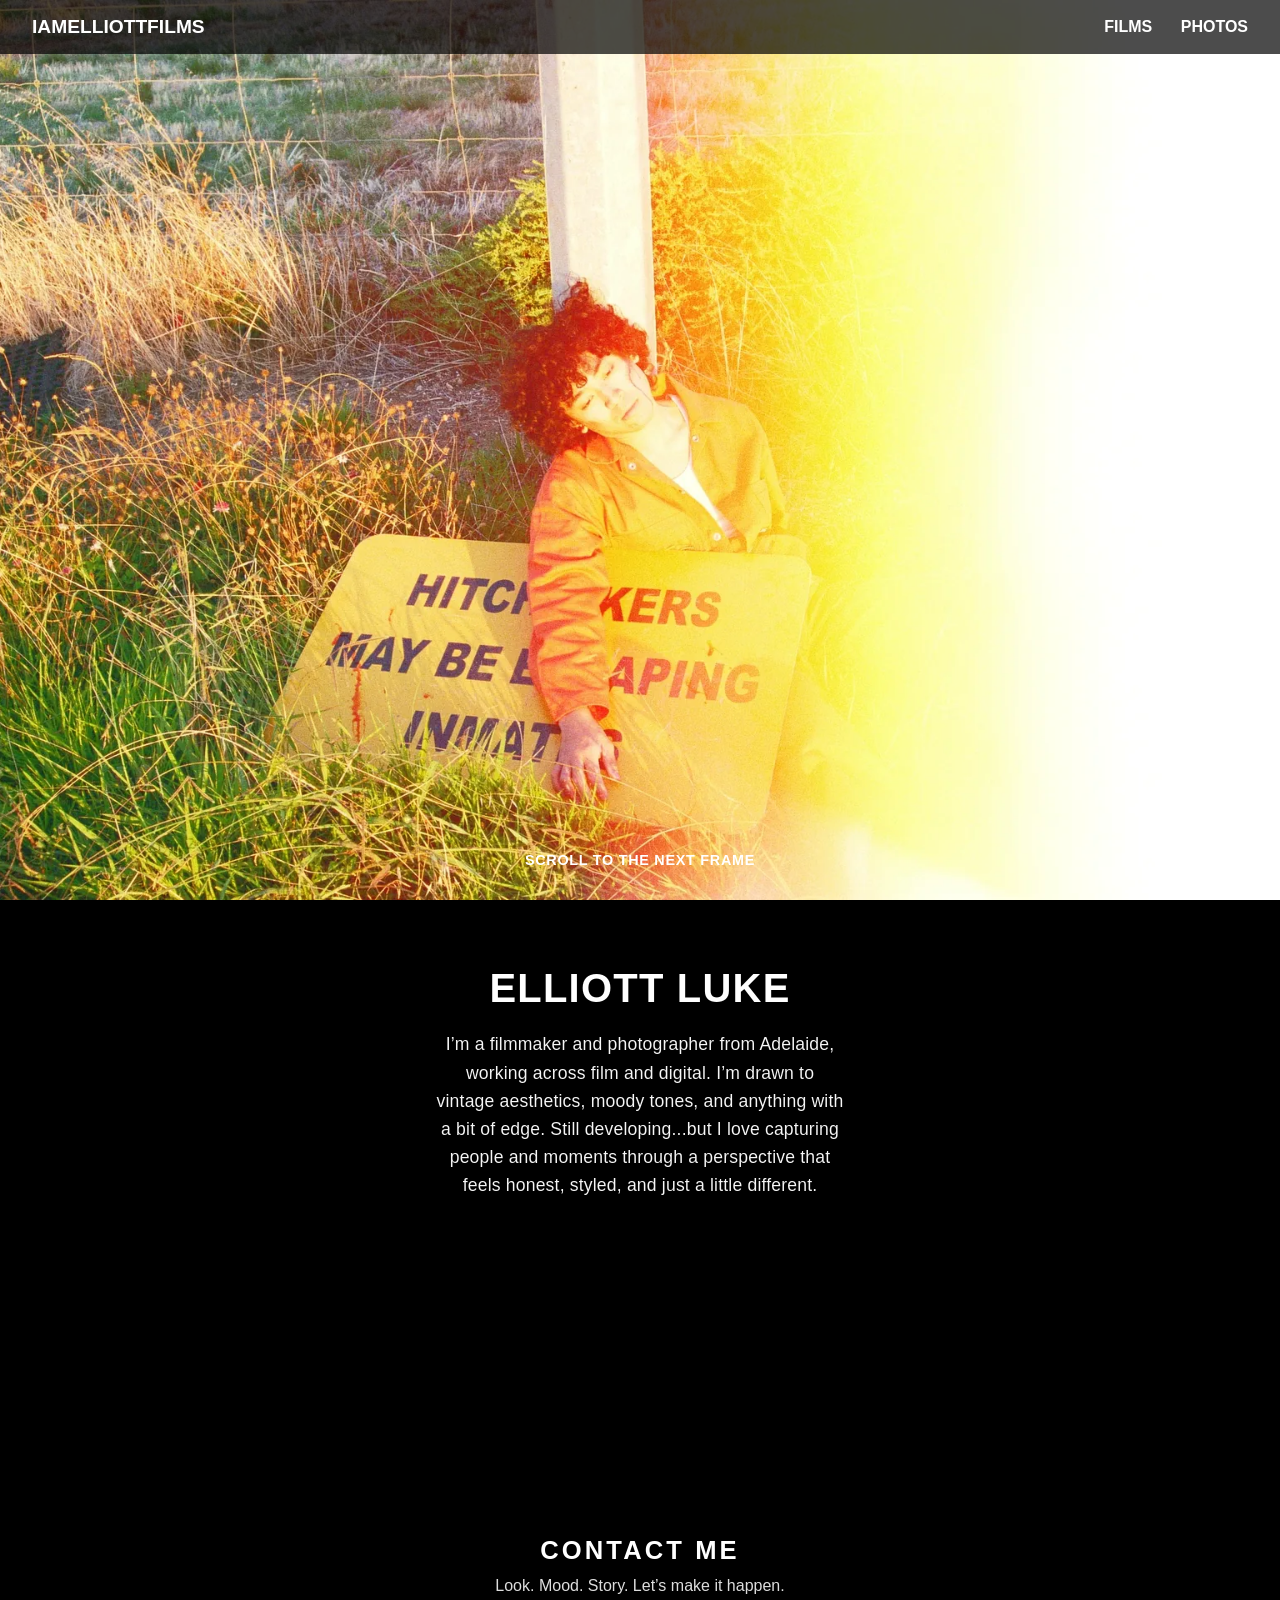
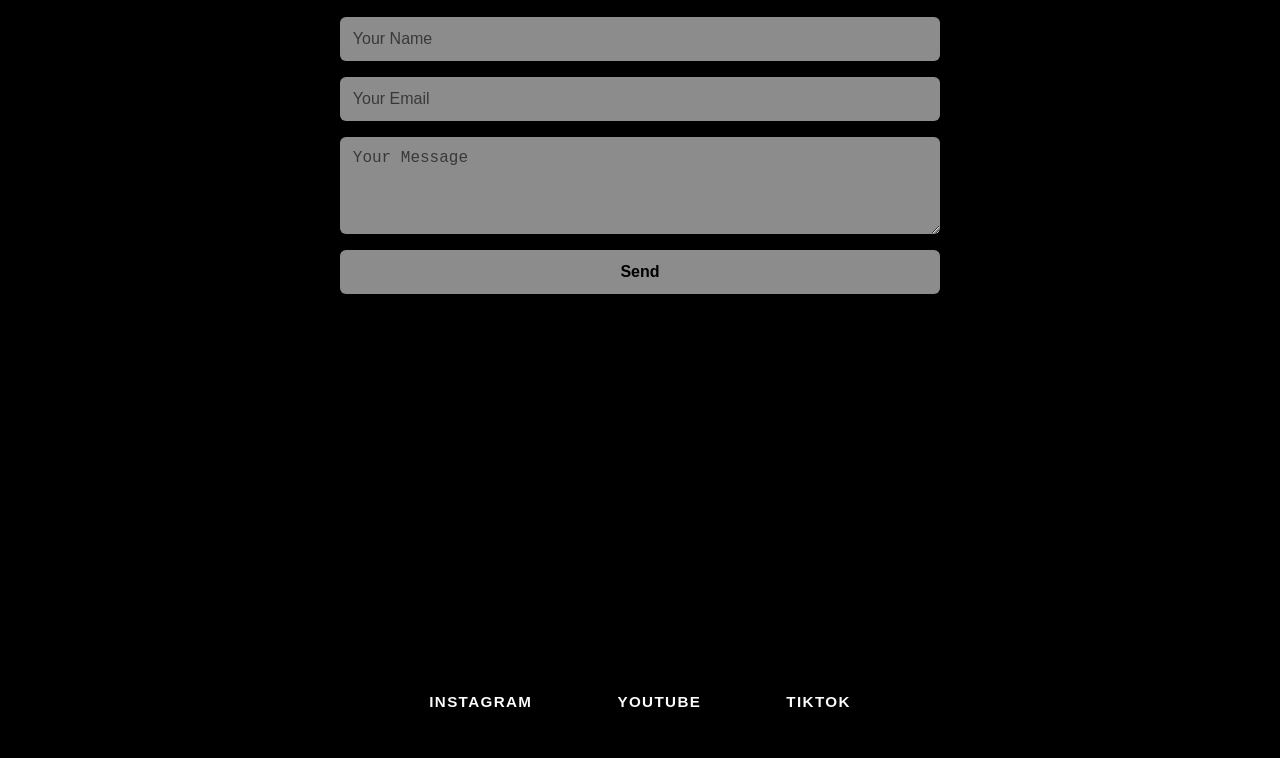
<file: index.html>
<!DOCTYPE html>
<html lang="en">
<head>
  <meta charset="UTF-8" />
  <meta name="viewport" content="width=device-width, initial-scale=1.0"/>
  <title>IAMELLIOTTFILMS</title>
  <link rel="stylesheet" href="shared.css" />
</head>
<body>
 <div class="scroll-hint">Scroll to the next frame</div>

  <video id="background-video" autoplay muted loop playsinline preload="auto" poster="fallback.jpg">
    <source src="INDEX_BACKGROUND.mp4" type="video/mp4" />
  </video>


  <header>
    <h1><a href="index.html">IAMELLIOTTFILMS</a></h1>
    <nav class="nav-links">
      <a href="films.html">FILMS</a>
      <a href="iam_issue.html">PHOTOS</a>
    </nav>
  </header>

  <div style="height: 100vh;"></div>

  <section class="section index-about">
    <h2 class="title">ELLIOTT LUKE</h2>
    <p class="description">I’m a filmmaker and photographer from Adelaide, working across film and digital. I’m drawn to vintage aesthetics, moody tones, and anything with a bit of edge. Still developing...but I love capturing people and moments through a perspective that feels honest, styled, and just a little different.</p>
  </section>

  <section class="hire-me">
  <div class="hire-me-card">
    <h2>CONTACT ME</h2>
    <p>Look. Mood. Story. Let’s make it happen.</p>

    <form action="https://formspree.io/f/xqapyzld" method="POST">
      <input type="text" name="name" placeholder="Your Name" required />
      <input type="email" name="email" placeholder="Your Email" required />
      <textarea name="message" placeholder="Your Message" rows="4" required></textarea>
      <button type="submit">Send</button>
    </form>
  </div>
  </section>

  <div class="global-social">
    <a href="https://instagram.com/iamelliottfilms" target="_blank">INSTAGRAM</a>
    <a href="https://youtube.com/@iamelliottfilms" target="_blank">YOUTUBE</a>
    <a href="https://tiktok.com/@iamelliottfilms" target="_blank">TIKTOK</a>
  </div>


  <script>
  document.addEventListener('DOMContentLoaded', function () {
    // Scroll hint toggling
    function handleScroll() {
      document.body.classList.toggle('scrolled', window.scrollY > 10);
    }
    window.addEventListener('scroll', handleScroll);
    handleScroll();

    // Directional fade for sections
    const sections = document.querySelectorAll('section, .hire-me, .global-social');
    const observer = new IntersectionObserver((entries) => {
      entries.forEach(entry => {
        if (entry.isIntersecting) {
          entry.target.classList.add('visible');
        }
      });
    }, { threshold: 0.3 });

    sections.forEach(sec => observer.observe(sec));
  });
  </script>

</body>
</html>
</file>
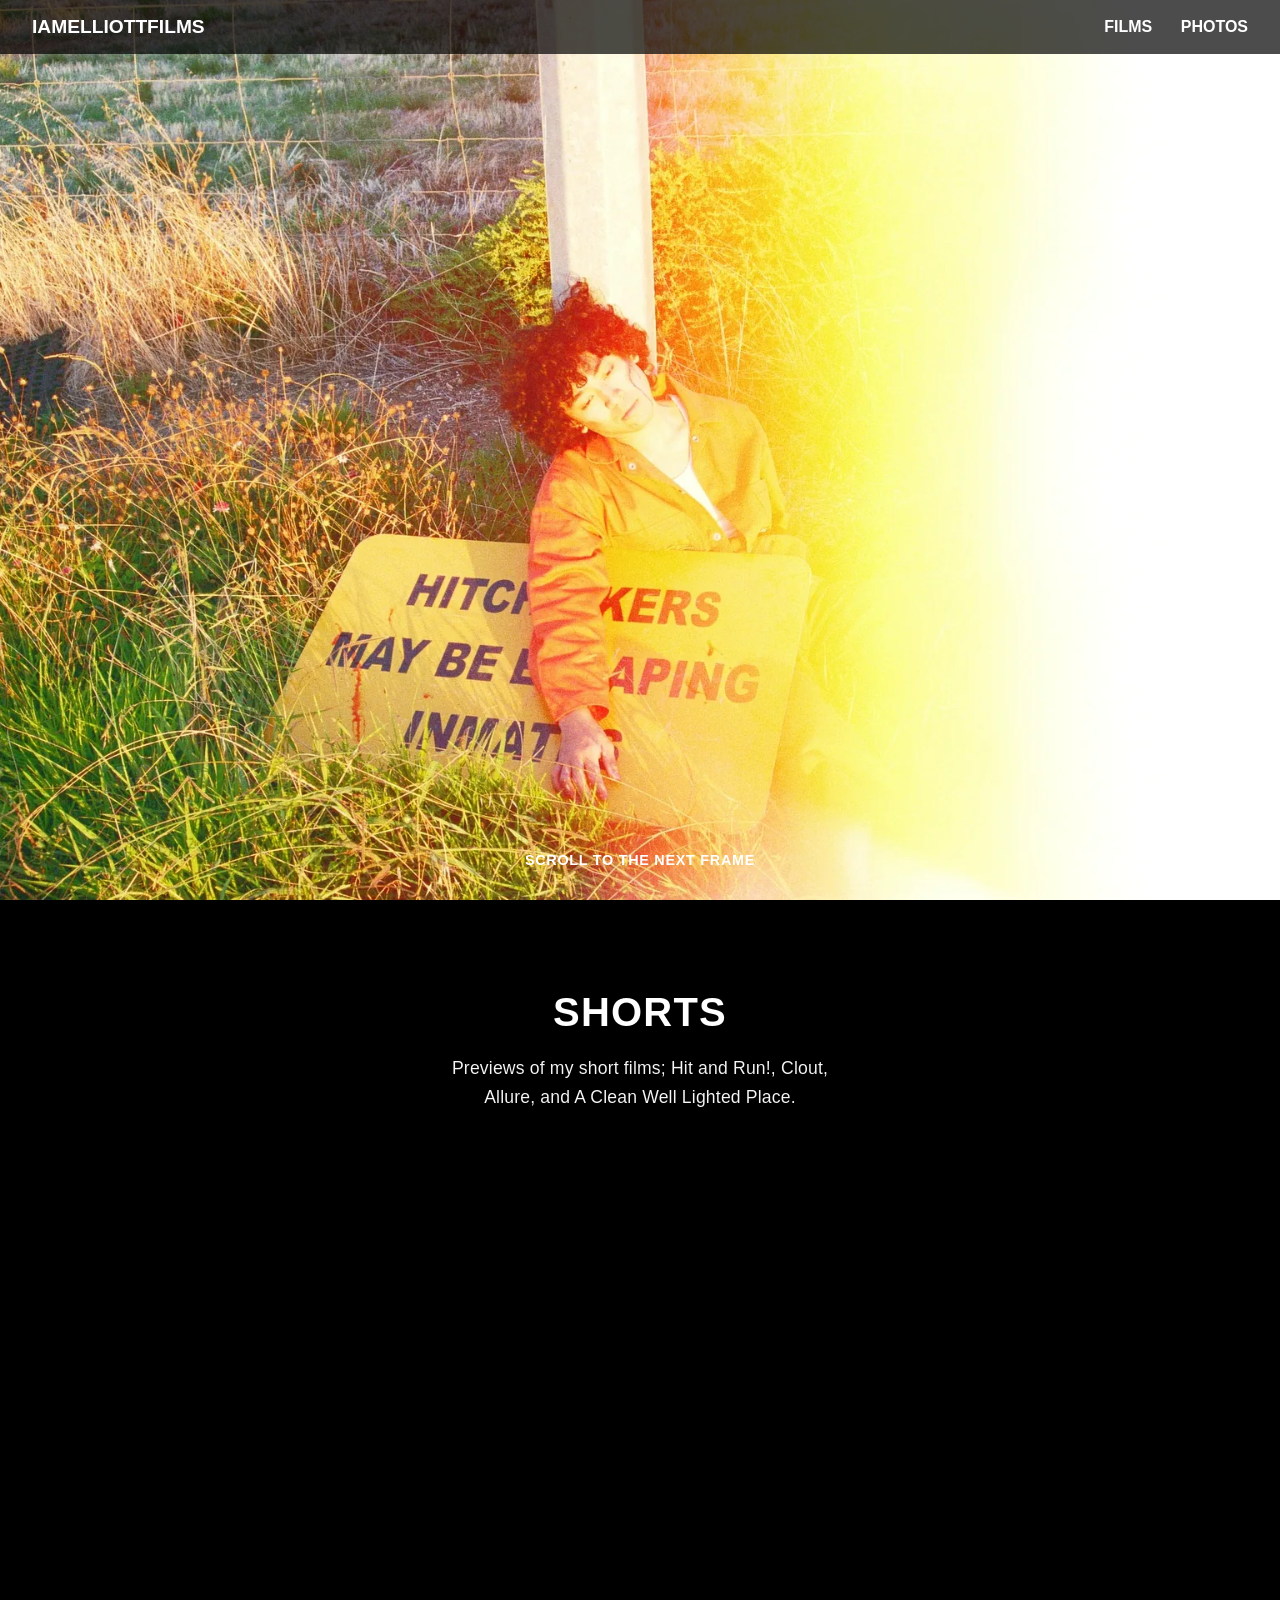
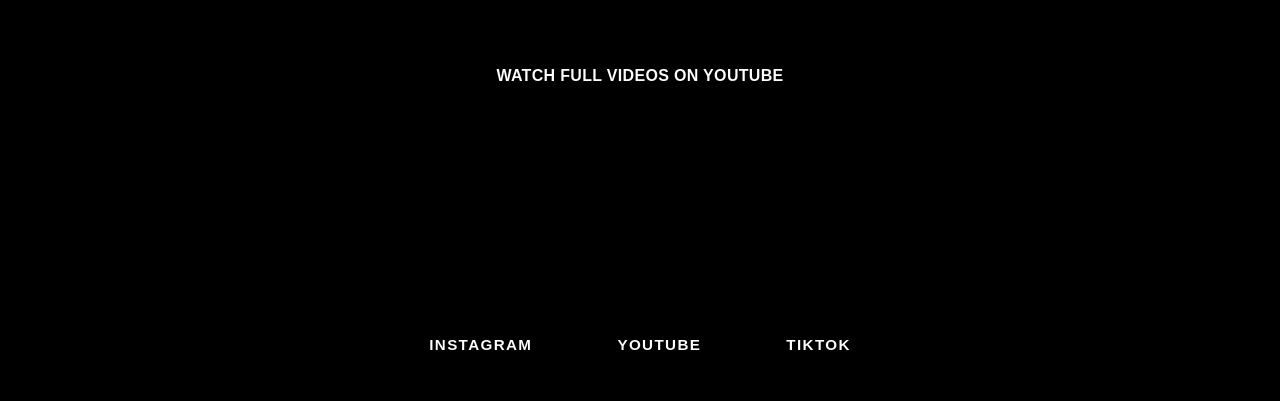
<file: films.html>
<!DOCTYPE html>
<html lang="en">
<head>
  <meta charset="UTF-8" />
  <meta name="viewport" content="width=device-width, initial-scale=1.0"/>
  <title>FILMS – IAMELLIOTTFILMS</title>
  <link rel="stylesheet" href="shared.css" />
</head>
<body>
  <div class="scroll-hint">Scroll to the next frame</div>

  <video id="background-video" autoplay muted loop playsinline preload="auto" poster="fallback.jpg">
    <source src="SITE_BACKGROUND.mp4" type="video/mp4" />
  </video>


  <header>
    <h1><a href="index.html">IAMELLIOTTFILMS</a></h1>
    <nav class="nav-links">
      <a href="films.html">FILMS</a>
      <a href="iam_issue.html">PHOTOS</a>
    </nav>
  </header>

  <div style="height: 100vh;"></div>

  <section class="section">
    <h2 class="title">SHORTS</h2>
    <p class="description">Previews of my short films; Hit and Run!, Clout, Allure, and A Clean Well Lighted Place.</p>
    <div class="carousel-container">
      <div class="carousel-track">
        <div class="carousel-item"><video src="reel1.mp4" autoplay muted loop playsinline></video></div>
        <div class="carousel-item"><video src="reel2.mp4" autoplay muted loop playsinline></video></div>
        <div class="carousel-item"><video src="reel3.mp4" autoplay muted loop playsinline></video></div>
        <div class="carousel-item"><video src="reel4.mp4" autoplay muted loop playsinline></video></div>
        <div class="carousel-item"><video src="reel1.mp4" autoplay muted loop playsinline></video></div>
        <div class="carousel-item"><video src="reel2.mp4" autoplay muted loop playsinline></video></div>
        <div class="carousel-item"><video src="reel3.mp4" autoplay muted loop playsinline></video></div>
        <div class="carousel-item"><video src="reel4.mp4" autoplay muted loop playsinline></video></div>
      </div>
    </div>
    <div class="social-links">
      <a href="https://youtube.com/@iamelliottfilms" target="_blank">WATCH FULL VIDEOS ON YOUTUBE</a>
    </div>
  </section>

  

  <div class="global-social">
    <a href="https://instagram.com/iamelliottfilms" target="_blank">INSTAGRAM</a>
    <a href="https://youtube.com/@iamelliottfilms" target="_blank">YOUTUBE</a>
    <a href="https://tiktok.com/@iamelliottfilms" target="_blank">TIKTOK</a>
  </div>


  <script>
  document.addEventListener('DOMContentLoaded', function () {
    // Scroll hint toggling
    function handleScroll() {
      document.body.classList.toggle('scrolled', window.scrollY > 10);
    }
    window.addEventListener('scroll', handleScroll);
    handleScroll();

    // Directional fade for sections
    const sections = document.querySelectorAll('section, .hire-me, .global-social');
    const observer = new IntersectionObserver((entries) => {
      entries.forEach(entry => {
        if (entry.isIntersecting) {
          entry.target.classList.add('visible');
        }
      });
    }, { threshold: 0.3 });

    sections.forEach(sec => observer.observe(sec));
  });
  </script>

</body>
</html>
</file>
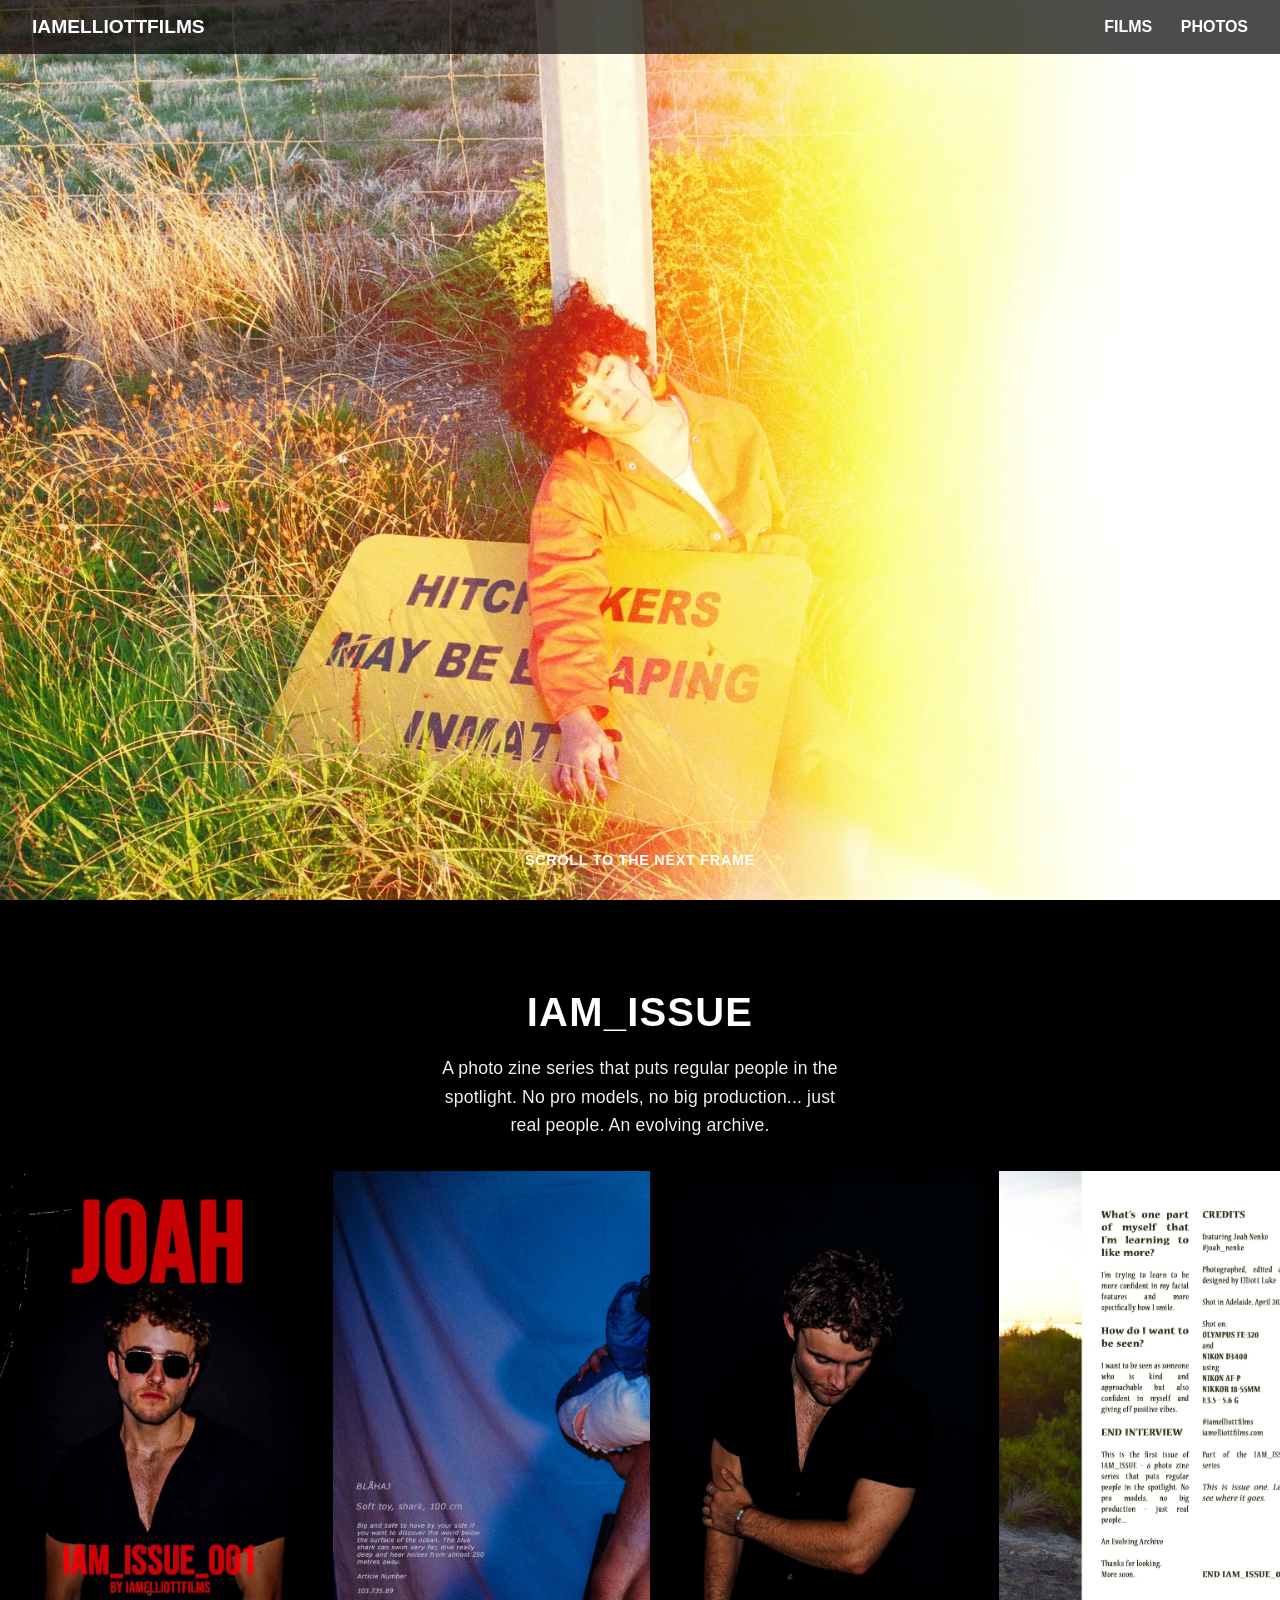
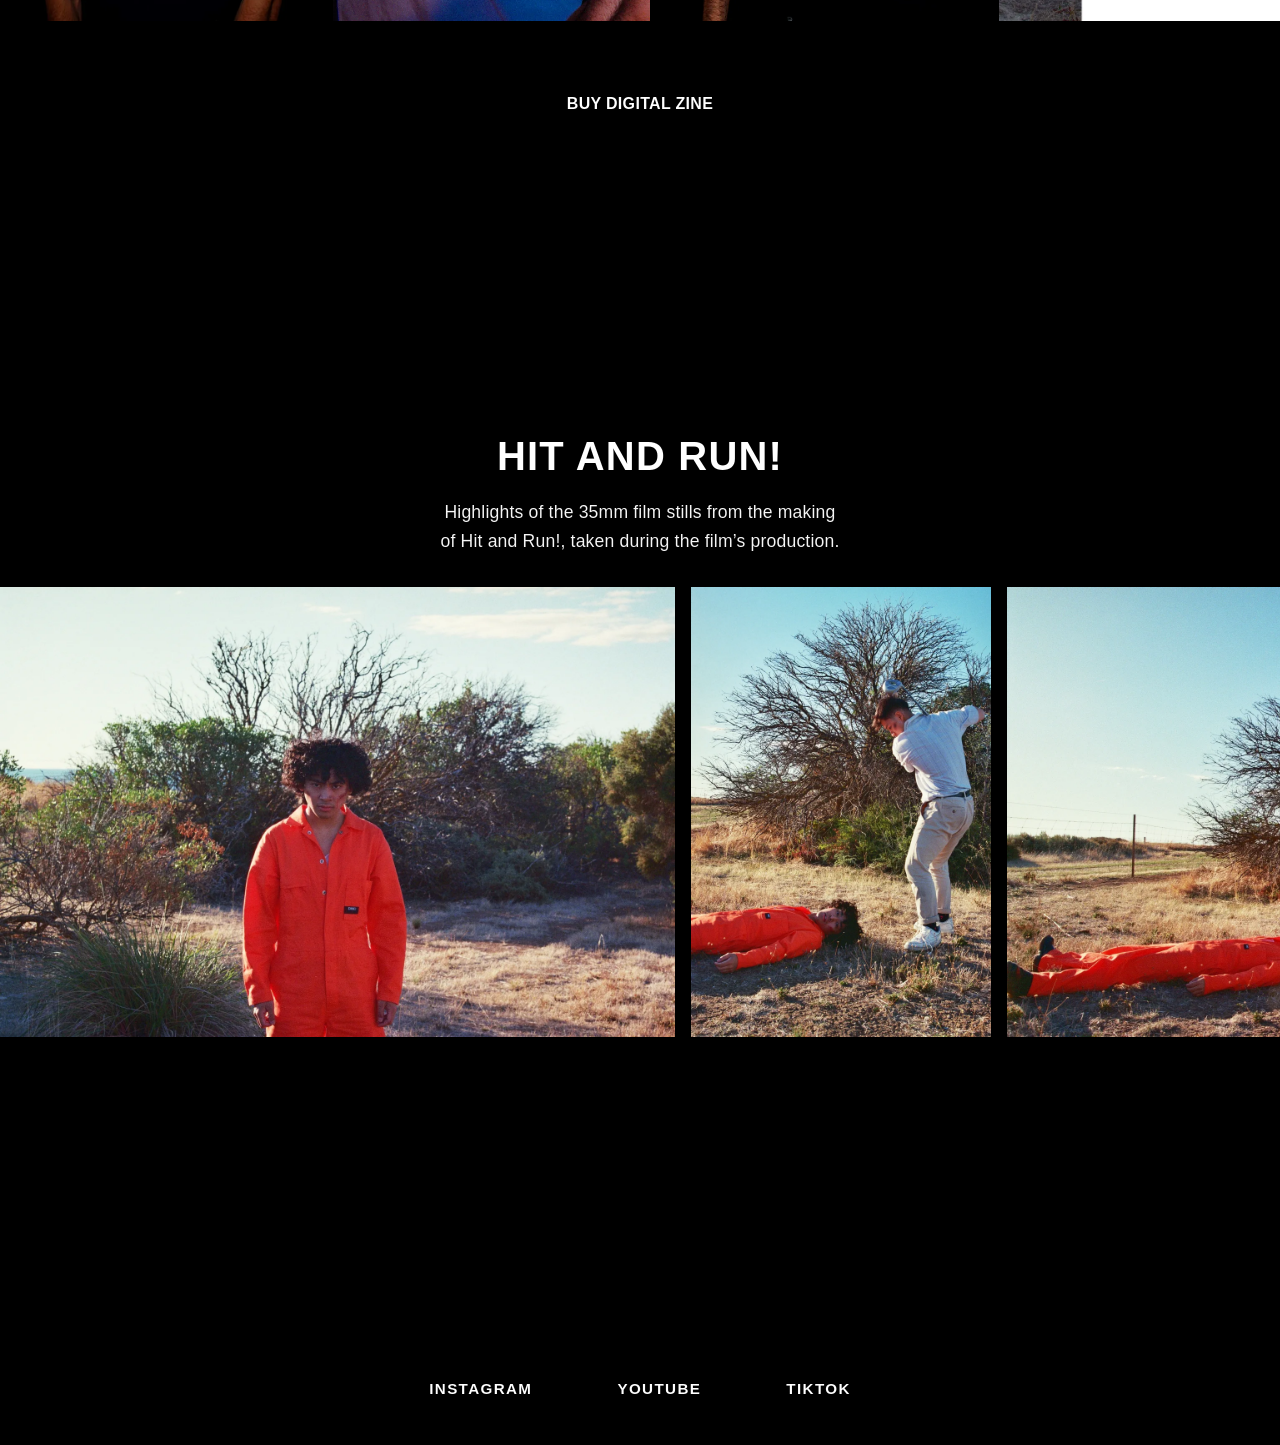
<file: iam_issue.html>
<!DOCTYPE html>
<html lang="en">
<head>
  <meta charset="UTF-8" />
  <meta name="viewport" content="width=device-width, initial-scale=1.0"/>
  <title>IAM_ISSUE – IAMELLIOTTFILMS</title>
  <link rel="stylesheet" href="shared.css" />
</head>
<body>
  <div class="scroll-hint">Scroll to the next frame</div>

  <video id="background-video" autoplay muted loop playsinline poster="fallback.jpg">
    <source src="zine_teaser.mp4" type="video/mp4" />
  </video>

  <header>
    <h1><a href="index.html">IAMELLIOTTFILMS</a></h1>
    <nav class="nav-links">
      <a href="films.html">FILMS</a>
      <a href="iam_issue.html">PHOTOS</a>
    </nav>
  </header>

  <div style="height: 100vh;"></div>

<section class="section">
  <h2 class="title">IAM_ISSUE</h2>
  <p class="description">
    A photo zine series that puts regular people in the spotlight. No pro models, no big production... just real people. An evolving archive.
  </p>

  <div class="carousel-container">
    <div class="carousel-track">
      <div class="carousel-item"><img src="joah1.webp" alt="Joah 1" loading="lazy" /></div>
      <div class="carousel-item"><img src="joah2.webp" alt="Joah 2" loading="lazy" /></div>
      <div class="carousel-item"><img src="joah3.webp" alt="Joah 3" loading="lazy" /></div>
      <div class="carousel-item"><img src="joah4.webp" alt="Joah 4" loading="lazy" /></div>
      <div class="carousel-item"><img src="joah5.webp" alt="Joah 5" loading="lazy" /></div>
      <div class="carousel-item"><img src="joah6.webp" alt="Joah 6" loading="lazy" /></div>
      <div class="carousel-item"><img src="joah7.webp" alt="Joah 7" loading="lazy" /></div>
      <div class="carousel-item"><img src="joah1.webp" alt="Joah 1" loading="lazy" /></div>
      <div class="carousel-item"><img src="joah2.webp" alt="Joah 2" loading="lazy" /></div>
      <div class="carousel-item"><img src="joah3.webp" alt="Joah 3" loading="lazy" /></div>
      <div class="carousel-item"><img src="joah4.webp" alt="Joah 4" loading="lazy" /></div>
      <div class="carousel-item"><img src="joah5.webp" alt="Joah 5" loading="lazy" /></div>
      <div class="carousel-item"><img src="joah6.webp" alt="Joah 6" loading="lazy" /></div>
      <div class="carousel-item"><img src="joah7.webp" alt="Joah 7" loading="lazy" /></div>
    </div>
  </div>

  <div class="social-links">
    <a href="https://elliottfilms.gumroad.com/l/iamissue" target="_blank">BUY DIGITAL ZINE</a>
  </div>
</section>

  <!-- Hit and Run Photos -->
<section class="section centered-section">
  <h2 class="title">HIT AND RUN!</h2>
  <p class="description">Highlights of the 35mm film stills from the making of Hit and Run!, taken during the film’s production.</p>

  <div class="carousel-container">
    <div class="carousel-track">
      <div class="carousel-item"><img src="img1.webp" alt="Photo 1" loading="lazy" /></div>
      <div class="carousel-item"><img src="img2.webp" alt="Photo 2" loading="lazy" /></div>
      <div class="carousel-item"><img src="img3.webp" alt="Photo 3" loading="lazy" /></div>
      <div class="carousel-item"><img src="img4.webp" alt="Photo 4" loading="lazy" /></div>
      <div class="carousel-item"><img src="img5.webp" alt="Photo 5" loading="lazy" /></div>
      <div class="carousel-item"><img src="img6.webp" alt="Photo 6" loading="lazy" /></div>
      <div class="carousel-item"><img src="img7.webp" alt="Photo 7" loading="lazy" /></div>
      <div class="carousel-item"><img src="img8.webp" alt="Photo 8" loading="lazy" /></div>
      <div class="carousel-item"><img src="img9.webp" alt="Photo 9" loading="lazy" /></div>
      <div class="carousel-item"><img src="img1.webp" alt="Photo 1" loading="lazy" /></div>
      <div class="carousel-item"><img src="img2.webp" alt="Photo 2" loading="lazy" /></div>
      <div class="carousel-item"><img src="img3.webp" alt="Photo 3" loading="lazy" /></div>
      <div class="carousel-item"><img src="img4.webp" alt="Photo 4" loading="lazy" /></div>
      <div class="carousel-item"><img src="img5.webp" alt="Photo 5" loading="lazy" /></div>
      <div class="carousel-item"><img src="img6.webp" alt="Photo 6" loading="lazy" /></div>
      <div class="carousel-item"><img src="img7.webp" alt="Photo 7" loading="lazy" /></div>
      <div class="carousel-item"><img src="img8.webp" alt="Photo 8" loading="lazy" /></div>
      <div class="carousel-item"><img src="img9.webp" alt="Photo 9" loading="lazy" /></div>

    </div>
  </div>
</section>


  <div class="global-social">
    <a href="https://instagram.com/iamelliottfilms" target="_blank">INSTAGRAM</a>
    <a href="https://youtube.com/@iamelliottfilms" target="_blank">YOUTUBE</a>
    <a href="https://tiktok.com/@iamelliottfilms" target="_blank">TIKTOK</a>
  </div>

  <script>
  document.addEventListener('DOMContentLoaded', function () {
    // Scroll hint toggling
    function handleScroll() {
      document.body.classList.toggle('scrolled', window.scrollY > 10);
    }
    window.addEventListener('scroll', handleScroll);
    handleScroll();

    // Directional fade for sections
    const sections = document.querySelectorAll('section, .hire-me, .global-social');
    const observer = new IntersectionObserver((entries) => {
      entries.forEach(entry => {
        if (entry.isIntersecting) {
          entry.target.classList.add('visible');
        }
      });
    }, { threshold: 0.3 });

    sections.forEach(sec => observer.observe(sec));
  });
  </script>

</body>
</html>
</file>
<file: shared.css>
/* ---------- BASE ---------- */
html, body {
  margin: 0;
  padding: 0;
  font-family: "Helvetica Neue", sans-serif;
  background: black;
  color: white;
  overflow-x: hidden;
  scroll-behavior: smooth;
}

/* ---------- BACKGROUND VIDEO + GRAIN ---------- */
#background-video {
  position: fixed;
  top: 0;
  left: 0;
  width: 100vw;
  height: 100vh;
  object-fit: cover;
  z-index: 0; /* video visible */
}

/* ---------- HEADER ---------- */
header {
  position: fixed;
  top: 0;
  left: 0;
  right: 0;
  display: flex;
  justify-content: space-between;
  align-items: center;
  padding: 1rem 2rem;
  background: rgba(0, 0, 0, 0.7);
  z-index: 100;
}

header h1 {
  margin: 0;
  font-size: 1.2rem;
  text-transform: uppercase;
}

header h1 a, .nav-links a {
  color: white;
  text-decoration: none;
  font-weight: bold;
  text-transform: uppercase;
}

.nav-links a {
  margin-left: 1.5rem;
}

/* ---------- SECTIONS ---------- */
.section {
  padding: 6rem 2rem 3rem;
  text-align: center;
}

/* first section spacing fix */
.section:first-of-type {
  padding-top: 3.5rem;
}

.title {
  font-size: 2.5rem;
  font-weight: bold;
  margin-bottom: 1.5rem;
  text-transform: uppercase;
}

/* ----------------------------------------------------------
   IAMELLIOTTFILMS — FINAL POLISHED TYPOGRAPHY & SPACING PATCH
   Premium editorial feel, improved readability, mobile-safe
----------------------------------------------------------- */

/* -------------------------
   1. TITLES — premium feel
-------------------------- */
.title {
  text-align: center;
  letter-spacing: 0.03em;     /* subtle editorial spacing */
  margin-bottom: 1.2rem;      /* clean title → body rhythm */
  line-height: 1.15;          /* tighter, cinematic */
  color: white;
}


/* ----------------------------------------
   2. BODY TEXT (.description) — readability
----------------------------------------- */
.description {
  color: white;
  text-align: center;         /* restored cinematic balance */
  line-height: 1.6;           /* perfect readability */
  letter-spacing: 0.01em;     /* soft editorial kerning */
  max-width: 42ch;            /* ideal reading measure */
  padding: 0 1.2rem;          /* side breathing room */
  margin-left: auto;
  margin-right: auto;
  opacity: 0.98;              /* slightly softer, more filmic */
}

/* Title → Body spacing */
.title + .description {
  margin-top: 1rem;
  margin-bottom: 2rem;
}


/* ----------------------------------------
   3. LINKS WITHIN SECTIONS
----------------------------------------- */
.section a {
  color: white !important;
  text-decoration: none !important;
  font-weight: 800;
  letter-spacing: 0.02em;
  line-height: 1.4;
  text-align: center;
  display: inline-block;
  margin-top: 1.5rem;
  margin-bottom: 1rem;
}


/* ----------------------------------------
   4. GLOBAL TEXT LEGIBILITY IMPROVEMENT
   (Invisible, premium readability)
----------------------------------------- */
.title,
.description,
.section a,
.global-social a {
  text-shadow: 0 0 8px rgba(0,0,0,0.35);
  -webkit-text-stroke: 0.2px rgba(0,0,0,0.25);
}


/* ----------------------------------------
   5. SPACING RHYTHM (clean editorial flow)
----------------------------------------- */

/* Add breathing room after description before carousels */
.description + .carousel-container {
  margin-top: 2rem;
}

.carousel-container {
  margin-bottom: 2.5rem;  /* separates content cleanly */
}

.global-social {
  margin-top: 2rem;
}


/* ----------------------------------------
   6. MOBILE REFINEMENTS (Narrow devices)
----------------------------------------- */
@media (max-width: 480px) {

  /* Slightly tighter but readable on small screens */
  .description {
    line-height: 1.55;
    font-size: 1rem;
    max-width: 90%;
    padding: 0 1rem;
  }

  .title {
    margin-bottom: 1.1rem;
    font-size: 1.8rem;
  }

  .title + .description {
    margin-top: 1.3rem;
    margin-bottom: 2.1rem;
  }

  .section a {
    font-size: 0.95rem;
    margin-bottom: 1.4rem;
  }
}

.description {
  max-width: 700px;
  margin: 0 auto;
  font-size: 1.1rem;
  color: white;
}

/* breathing room before ALL carousels */
.section .description {
  margin-bottom: 2.5rem;
}

.section .carousel-container {
  margin-top: 0.5rem;
}

/* ---------- CONTACT FORM SECTION ---------- */
.hire-me {
  text-align: center;
  padding: 2.5rem 1.5rem 6rem;
  display: flex;
  justify-content: center;
  align-items: center;
}

.hire-me-card {
  background: none !important;    /* remove black box */
  padding: 0 !important;
  box-shadow: none !important;
  backdrop-filter: none !important;
  max-width: 620px;
  width: 100%;
  margin: 0 auto;
}

.hire-me-card h2 {
  margin-top: 0;
  margin-bottom: 0.75rem;
  font-size: 1.6rem;
  letter-spacing: 0.12em;
}

.hire-me-card p {
  margin-top: 0;
  margin-bottom: 1.4rem;
  font-size: 1rem;
  color: #ddd;
}

/* ---------- FORM ---------- */
form {
  display: flex;
  flex-direction: column;
  gap: 1rem;
  max-width: 600px;
  margin: auto;
}

/* SAME TRANSPARENCY FOR ALL FIELDS */
input,
textarea,
button {
  padding: 0.8rem;
  border-radius: 6px;
  font-size: 1rem;
  border: none;
  background: rgba(255, 255, 255, 0.55) !important;
  color: black !important;
}

input::placeholder,
textarea::placeholder {
  color: rgba(0, 0, 0, 0.6);
}

button {
  font-weight: bold;
  cursor: pointer;
}

/* ---------- CAROUSELS (FULL EDGE-TO-EDGE) ---------- */
.carousel-container {
  width: 100vw;
  margin-left: 50%;
  transform: translateX(-50%);
  padding: 0;
  overflow-x: auto;
  overflow-y: hidden;
  scroll-snap-type: x mandatory;
  -webkit-overflow-scrolling: touch;
}

.carousel-track {
  width: 100vw;
  display: flex;
  gap: 1rem;
  padding: 0;
  margin: 0;
}

.carousel-item {
  flex: 0 0 auto;
  scroll-snap-align: center;
  height: 50vh;
}

.carousel-item img,
.carousel-item video {
  height: 100%;
  width: auto;
  max-width: 100%;
  border-radius: 0;
  display: block;
  object-fit: contain;
}

/* ---------- SCROLL HINT ---------- */
.scroll-hint {
  position: absolute;
  bottom: 2rem;
  left: 50%;
  transform: translateX(-50%);
  font-size: 0.9rem;
  font-weight: bold;
  text-transform: uppercase;
  letter-spacing: 0.05em;
  color: white;
  opacity: 1;
  transition: opacity 0.5s ease;
  z-index: 150;
  width: 100%;
  text-align: center;
}

.scrolled .scroll-hint {
  opacity: 0;
  pointer-events: none;
}

.nav-links { white-space: nowrap; }
.nav-links a { flex-shrink: 0; }

/* ---------- SCROLL SNAP ---------- */
html, body {
  scroll-snap-type: y mandatory;
  scroll-padding-top: -3vh;
}

body {
  scroll-snap-stop: always;
}

.section, .hire-me {
  scroll-snap-align: center;
  min-height: 100vh;
}

/* ---------- FADE-IN ANIMATION ---------- */
section, .hire-me {
  opacity: 0;
  transform: translateY(25px);
  transition: opacity 1.1s ease-out, transform 1.1s ease-out;
}

section.visible, .hire-me.visible {
  opacity: 1;
  transform: translateY(0);
}

/* ---------- FOOTER SOCIAL ---------- */
.global-social {
  opacity: 0;
  transform: translateY(20px);
  transition: opacity 1s ease-out, transform 1s ease-out;
  text-align: center;
  margin: 2rem 0 3rem;
  font-size: 0.85rem;
  font-weight: 800;
  letter-spacing: 0.1em;
  text-transform: uppercase;
}

.global-social a {
  color: white;
  text-decoration: none;
  font-weight: 900;
  margin: 0 1.2rem;
}

.global-social.visible {
  opacity: 1;
  transform: translateY(0);
}

/* desktop footer spacing */
@media (min-width: 900px) {
  .global-social a {
    margin: 0 2.5rem;
    font-size: 0.95rem;
  }
}

/* small phone fixes */
@media (max-width: 400px) {
  header {
    padding: 0.5rem 0.6rem;
  }
  header h1 a {
    font-size: 0.95rem;
  }
  .nav-links {
    gap: 0.6rem;
  }
 .nav-links a {
    font-size: 0.95rem;
  }
}

/* Inline links in section (YouTube + Buy Zine) */
.section a {
  color: white !important;
  text-decoration: none !important;
  font-weight: 800;
  text-transform: uppercase;
  display: block;
  margin-top: 2rem !important;
  margin-bottom: 1rem !important;
  text-align: center !important;
  letter-spacing: 0.05em;
}

/* Final ABOUT section spacing + FIX min-height issue */
.index-about {
  padding-top: 2rem !important;      /* tighten space ABOVE */
  padding-bottom: 0rem !important;   /* tighten space BELOW */
  min-height: auto !important;       /* remove forced 100vh */
}

/* ---------------------------------------------------------
   EDITORIAL POLISH PATCH — IAMELLIOTTFILMS
   Clean, premium readability + spacing + rhythm
   Non-destructive, safe on all layouts & snapping
---------------------------------------------------------- */


/* ----------------------------
   1. GLOBAL TYPOGRAPHY TUNING
-----------------------------*/

/* Slightly smoother, editorial body text */
.description {
  line-height: 1.6;            /* readable but tight */
  letter-spacing: 0.01em;
  max-width: 42ch;             /* ideal editorial line length */
  text-align: center;            /* huge readability improvement */
  margin-left: auto;
  margin-right: auto;
  padding: 0 1.5rem;           /* breathing room on mobile */
}

/* Titles — cleaner, premium uppercase look */
.title {
  letter-spacing: 0.03em;
  margin-bottom: 1.2rem;       /* tighter, more editorial spacing */
  text-align: center;
}

/* Section links (BUY DIGITAL ZINE, WATCH VIDEOS, etc.) */
.section a {
  letter-spacing: 0.02em;
  line-height: 1.4;
  display: inline-block;
}


/* ----------------------------
   2. SPACING & VISUAL RHYTHM
-----------------------------*/

/* Add breathing room beneath titles */
.title + .description {
  margin-top: 0.6rem;
  margin-bottom: 1.6rem;
}

/* Space paragraphs or blocks consistently */
.description + .carousel-container,
.description + p,
.description + .global-social {
  margin-top: 2rem;
}

/* Space between carousels and following content */
.carousel-container {
  margin-bottom: 2.5rem;
}

/* Ensure footer feels like a clean final frame */
.global-social {
  margin-top: 2rem;
}


/* ----------------------------
   3. TEXT LEGIBILITY ENHANCEMENTS
-----------------------------*/

/* Your existing subtle shadow + stroke, tuned */
.title,
.description,
.section a,
.global-social a {
  text-shadow: 0 0 8px rgba(0,0,0,0.35);
  -webkit-text-stroke: 0.2px rgba(0,0,0,0.25);
  color: white !important;          /* consistent text visibility */
}

/* Optional (but recommended):
   Make very long paragraphs slightly softer */
p.description {
  opacity: 0.97;
}


/* ----------------------------
   4. MOBILE TYPOGRAPHY BOOSTS
-----------------------------*/
@media (max-width: 480px) {

  /* Body text slightly looser for small screens */
  .description {
    line-height: 1.55;
    font-size: 1rem;
    max-width: 90%;           
  }

  .title {
    margin-bottom: 1rem;
    font-size: 1.8rem;
  }

  /* Easier tapping + reading for links */
  .section a {
    margin-bottom: 1.2rem;
    font-size: 0.95rem;
  }
}
</file>
